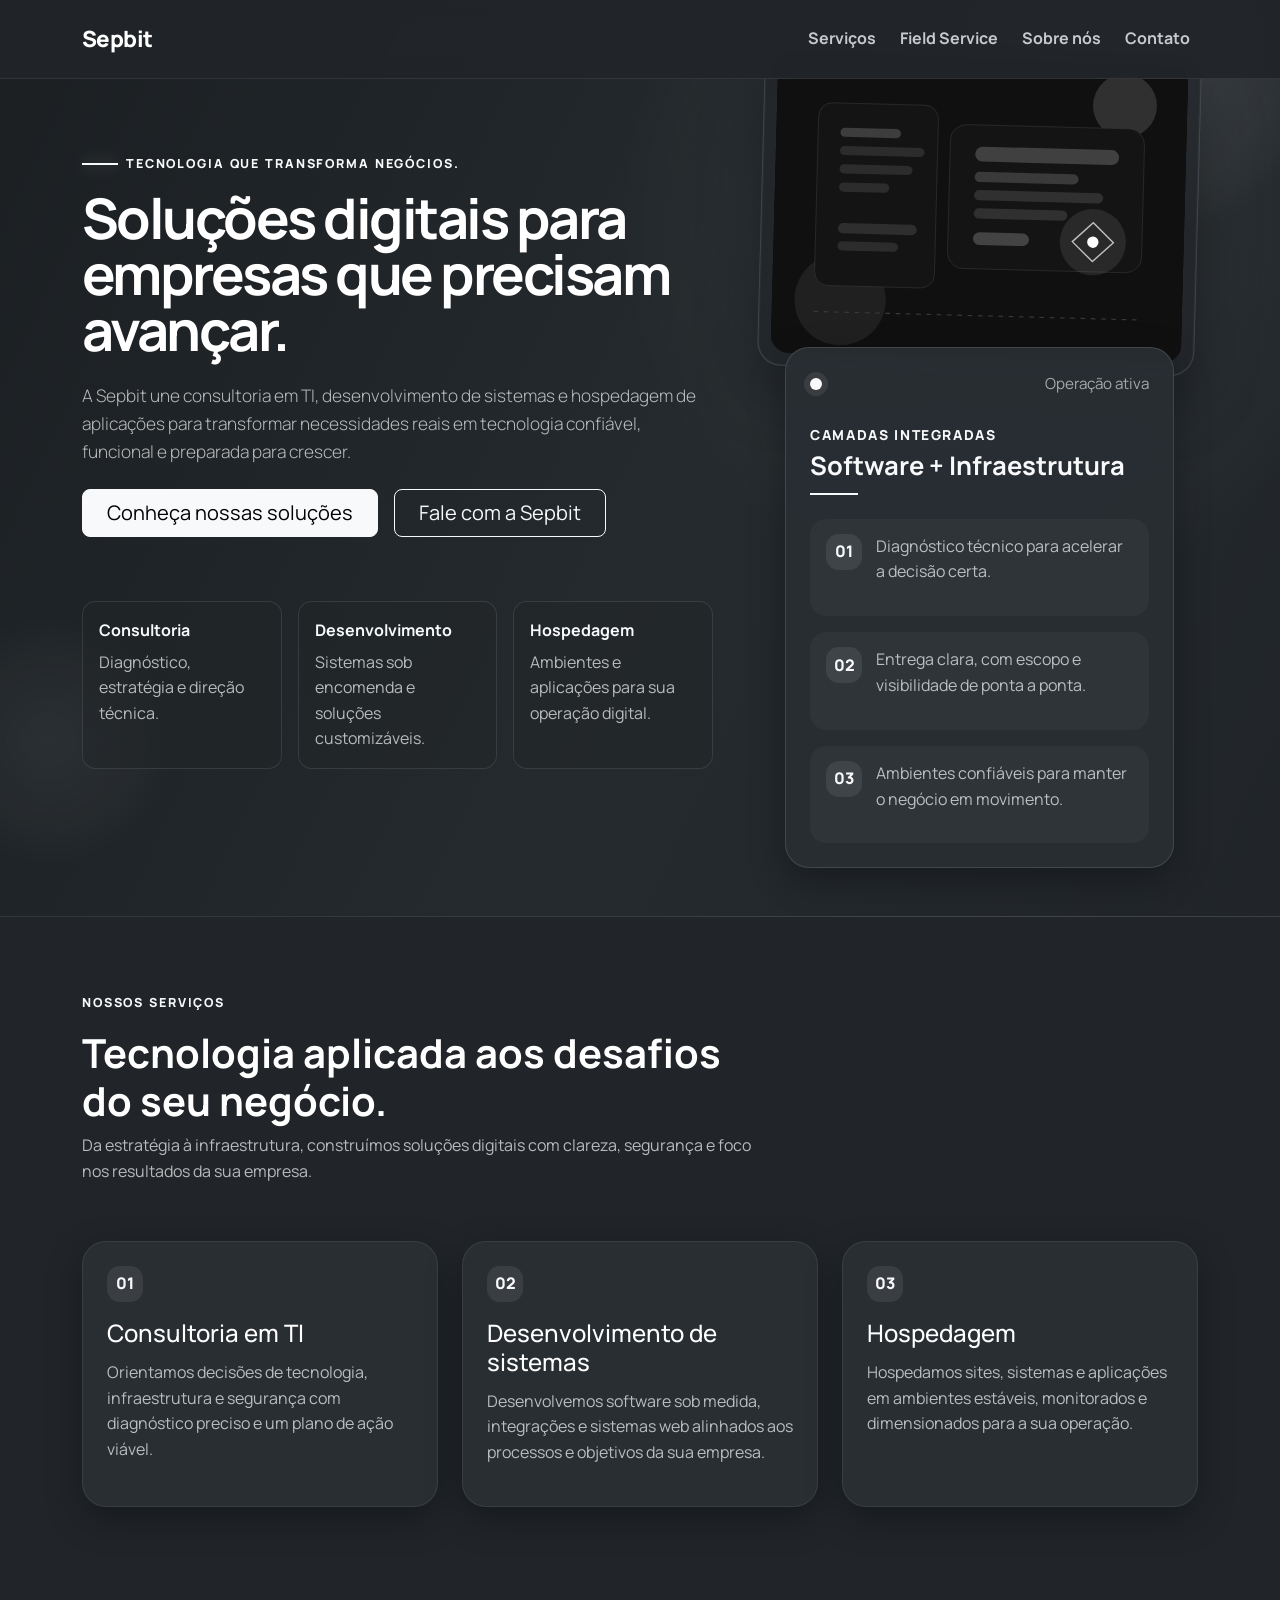
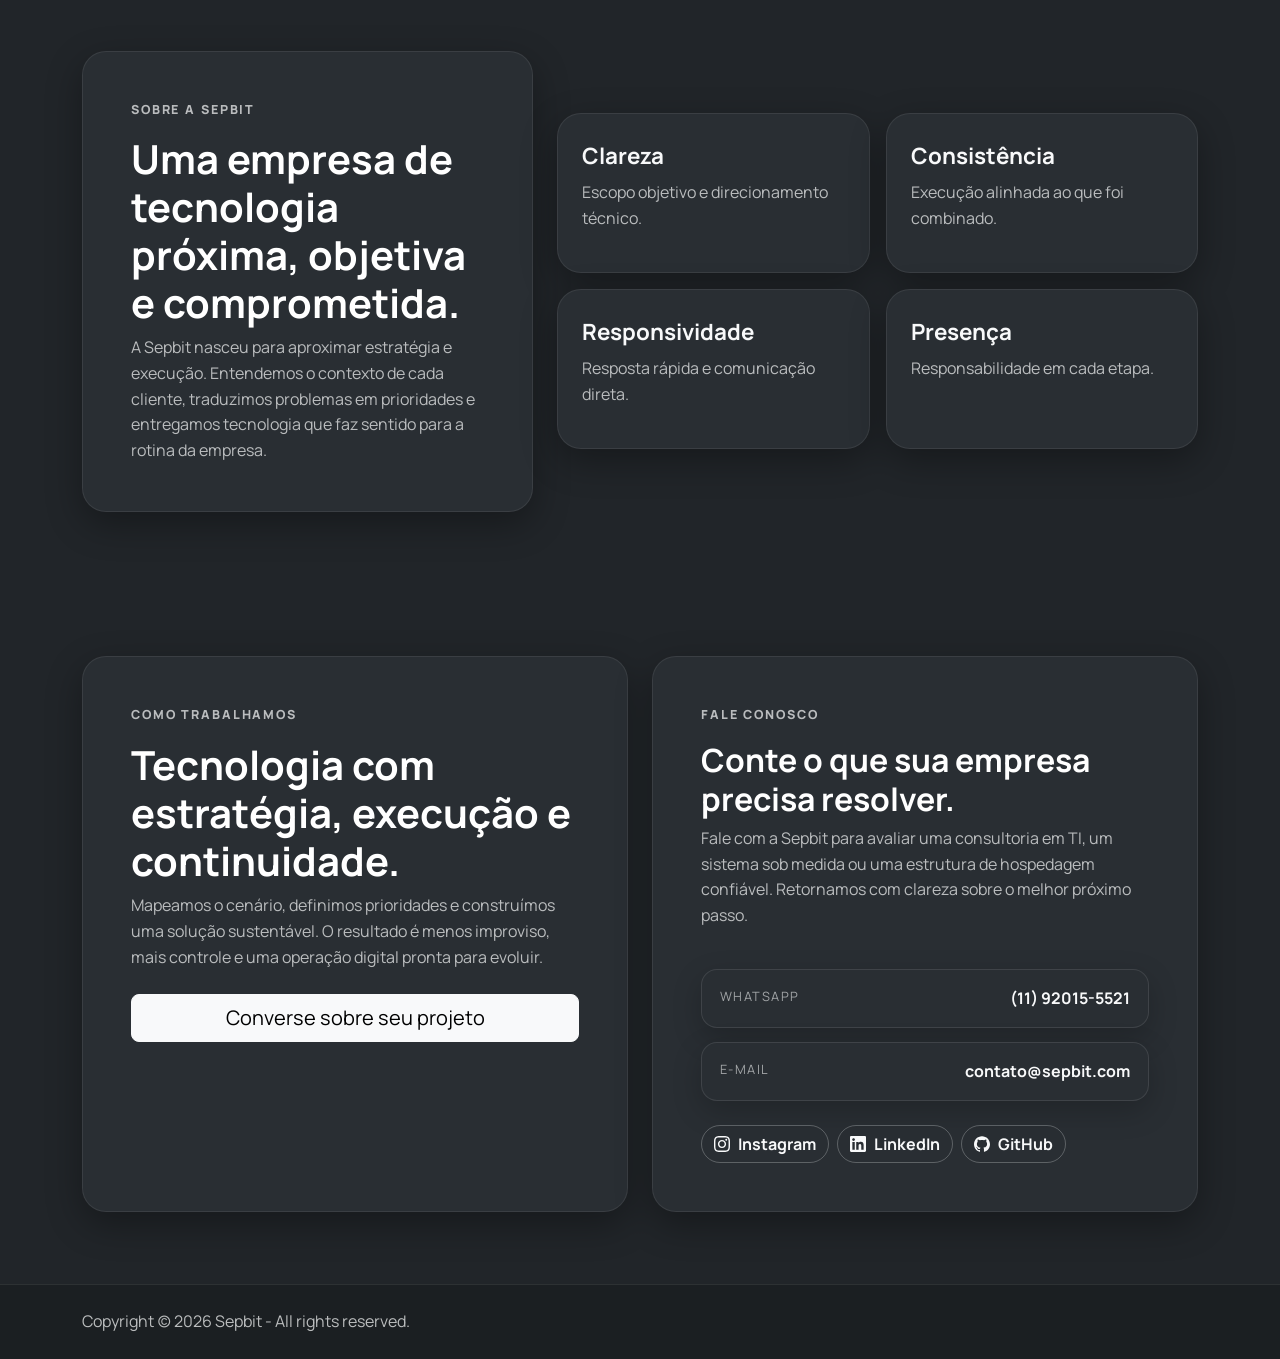
<file: index.html>
<!doctype html>
<html lang="pt-BR">
  <head>
    <meta charset="utf-8" />
    <meta name="viewport" content="width=device-width, initial-scale=1" />
    <meta name="description" content="A Sepbit oferece consultoria em TI, desenvolvimento de sistemas e hospedagem de aplicações para empresas que buscam tecnologia segura, estável e alinhada ao negócio." />
    <meta name="keywords" content="consultoria em TI, desenvolvimento de sistemas, software sob medida, hospedagem de sistemas, hospedagem de aplicações, tecnologia para empresas" />
    <meta property="og:title" content="Sepbit | Consultoria em TI e soluções digitais" />
    <meta property="og:description" content="Consultoria em TI, desenvolvimento de sistemas e hospedagem de aplicações para empresas." />
    <meta property="og:image" content="assets/img/home-hero.svg" />
    <title>Sepbit | Consultoria em TI e soluções digitais</title>
    <meta name="theme-color" content="#212529" />
    <link rel="preconnect" href="https://fonts.googleapis.com" />
    <link rel="preconnect" href="https://fonts.gstatic.com" crossorigin />
    <link href="https://fonts.googleapis.com/css2?family=Manrope:wght@400;500;600;700;800&display=swap" rel="stylesheet" />
    <link href="https://cdn.jsdelivr.net/npm/bootstrap@5.3.8/dist/css/bootstrap.min.css" rel="stylesheet" />
    <link rel="icon" href="assets/img/favicon.svg" type="image/svg+xml" />
    <link rel="stylesheet" href="assets/css/styles.css" />
  </head>
  <body>
    <a class="skip-link" href="#content">Ir para o conteúdo</a>

    <nav class="navbar navbar-expand-lg navbar-dark navbar-glass fixed-top">
      <div class="container py-2">
        <a class="navbar-brand brand-mark" href="./" aria-label="Sepbit, voltar para a home">
          <span class="brand-mark__text">Sepbit</span>
        </a>
        <button class="navbar-toggler" type="button" data-bs-toggle="collapse" data-bs-target="#mainNav" aria-controls="mainNav" aria-expanded="false" aria-label="Alternar navegação">
          <span class="navbar-toggler-icon"></span>
        </button>
        <div class="collapse navbar-collapse" id="mainNav">
          <ul class="navbar-nav ms-auto align-items-lg-center gap-lg-2">
            <li class="nav-item"><a class="nav-link" href="#services">Serviços</a></li>
            <li class="nav-item"><a class="nav-link" href="field-service/">Field Service</a></li>
            <li class="nav-item"><a class="nav-link" href="#about">Sobre nós</a></li>
            <li class="nav-item"><a class="nav-link" href="#contact">Contato</a></li>
          </ul>
        </div>
      </div>
    </nav>

    <main id="content">
      <section class="hero-section section-shell" aria-labelledby="home-hero-title">
        <div class="hero-orb hero-orb--one"></div>
        <div class="hero-orb hero-orb--two"></div>
        <div class="container position-relative">
          <div class="row align-items-center g-5 min-vh-100 py-5">
            <header class="col-lg-7 reveal">
              <p class="eyebrow">Tecnologia que transforma negócios.</p>
              <h1 id="home-hero-title" class="display-4 fw-bold lh-1 mb-4 text-white">Soluções digitais para empresas que precisam avançar.</h1>
              <p class="lead text-secondary-emphasis hero-copy mb-4">
                A Sepbit une consultoria em TI, desenvolvimento de sistemas e hospedagem de aplicações para transformar necessidades reais em tecnologia confiável, funcional e preparada para crescer.
              </p>
              <div class="d-flex flex-column flex-sm-row gap-3">
                <a class="btn btn-light btn-lg px-4" href="#services">Conheça nossas soluções</a>
                <a class="btn btn-outline-light btn-lg px-4" href="#contact">Fale com a Sepbit</a>
              </div>
              <div class="row g-3 hero-trust mt-5">
                <div class="col-sm-4">
                  <div class="hero-trust__item h-100">
                    <strong>Consultoria</strong>
                    <span>Diagnóstico, estratégia e direção técnica.</span>
                  </div>
                </div>
                <div class="col-sm-4">
                  <div class="hero-trust__item h-100">
                    <strong>Desenvolvimento</strong>
                    <span>Sistemas sob encomenda e soluções customizáveis.</span>
                  </div>
                </div>
                <div class="col-sm-4">
                  <div class="hero-trust__item h-100">
                    <strong>Hospedagem</strong>
                    <span>Ambientes e aplicações para sua operação digital.</span>
                  </div>
                </div>
              </div>
            </header>
            <div class="col-lg-5 reveal reveal-delay-1">
              <div class="hero-media-stack">
                <div class="hero-art-card">
                  <img src="assets/img/home-hero.svg" class="img-fluid" alt="Ilustração de consultoria em TI, software e infraestrutura digital da Sepbit" />
                </div>
                <div class="card hero-card p-4">
                  <div class="hero-card__top">
                    <span class="status-dot"></span>
                    <span>Operação ativa</span>
                  </div>
                  <div class="hero-card__metric">
                    <span>Camadas integradas</span>
                    <strong>Software + Infraestrutura</strong>
                  </div>
                  <div class="hero-card__list">
                    <div>
                      <span>01</span>
                      <p>Diagnóstico técnico para acelerar a decisão certa.</p>
                    </div>
                    <div>
                      <span>02</span>
                      <p>Entrega clara, com escopo e visibilidade de ponta a ponta.</p>
                    </div>
                    <div>
                      <span>03</span>
                      <p>Ambientes confiáveis para manter o negócio em movimento.</p>
                    </div>
                  </div>
                </div>
              </div>
            </div>
          </div>
        </div>
      </section>

      <section class="py-5 section-shell" id="services" aria-labelledby="services-title">
        <div class="container py-4">
          <div class="section-heading reveal">
            <p class="eyebrow">Nossos serviços</p>
            <h2 id="services-title" class="h1 text-white fw-bold">Tecnologia aplicada aos desafios do seu negócio.</h2>
            <p class="text-secondary-emphasis mb-0">Da estratégia à infraestrutura, construímos soluções digitais com clareza, segurança e foco nos resultados da sua empresa.</p>
          </div>

          <div class="row g-4 mt-1">
            <div class="col-md-4 reveal">
              <article class="card service-card h-100 p-4">
                <div class="service-icon">01</div>
                <h3 class="h4 text-white">Consultoria em TI</h3>
                <p>Orientamos decisões de tecnologia, infraestrutura e segurança com diagnóstico preciso e um plano de ação viável.</p>
              </article>
            </div>
            <div class="col-md-4 reveal reveal-delay-1">
              <article class="card service-card h-100 p-4">
                <div class="service-icon">02</div>
                <h3 class="h4 text-white">Desenvolvimento de sistemas</h3>
                <p>Desenvolvemos software sob medida, integrações e sistemas web alinhados aos processos e objetivos da sua empresa.</p>
              </article>
            </div>
            <div class="col-md-4 reveal reveal-delay-2">
              <article class="card service-card h-100 p-4">
                <div class="service-icon">03</div>
                <h3 class="h4 text-white">Hospedagem</h3>
                <p>Hospedamos sites, sistemas e aplicações em ambientes estáveis, monitorados e dimensionados para a sua operação.</p>
              </article>
            </div>
          </div>
        </div>
      </section>

      <section class="py-5" id="about" aria-labelledby="about-title">
        <div class="container py-4">
          <div class="row align-items-center g-4">
            <div class="col-lg-5 reveal">
              <div class="card about-panel p-4 p-lg-5">
                <p class="eyebrow">Sobre a Sepbit</p>
                <h2 id="about-title" class="h1 text-white fw-bold">Uma empresa de tecnologia próxima, objetiva e comprometida.</h2>
                <p class="text-secondary-emphasis mb-0">A Sepbit nasceu para aproximar estratégia e execução. Entendemos o contexto de cada cliente, traduzimos problemas em prioridades e entregamos tecnologia que faz sentido para a rotina da empresa.</p>
              </div>
            </div>
            <div class="col-lg-7 reveal reveal-delay-1">
              <div class="row g-3">
                <div class="col-lg-6">
                  <div class="card metric-card p-4">
                    <strong>Clareza</strong>
                    <span>Escopo objetivo e direcionamento técnico.</span>
                  </div>
                </div>
                <div class="col-lg-6">
                  <div class="card metric-card p-4">
                    <strong>Consistência</strong>
                    <span>Execução alinhada ao que foi combinado.</span>
                  </div>
                </div>
                <div class="col-lg-6">
                  <div class="card metric-card p-4">
                    <strong>Responsividade</strong>
                    <span>Resposta rápida e comunicação direta.</span>
                  </div>
                </div>
                <div class="col-lg-6">
                  <div class="card metric-card p-4">
                    <strong>Presença</strong>
                    <span>Responsabilidade em cada etapa.</span>
                  </div>
                </div>
              </div>
            </div>
          </div>
        </div>
      </section>

      <section class="py-5 section-shell" aria-labelledby="process-title">
        <div class="container py-4">
          <div class="row g-4 align-items-stretch">
            <div class="col-lg-6 reveal">
              <div class="card cta-panel h-100 p-4 p-lg-5">
                <p class="eyebrow">Como trabalhamos</p>
                <h2 id="process-title" class="h1 text-white fw-bold">Tecnologia com estratégia, execução e continuidade.</h2>
                <p class="text-secondary-emphasis mb-4">Mapeamos o cenário, definimos prioridades e construímos uma solução sustentável. O resultado é menos improviso, mais controle e uma operação digital pronta para evoluir.</p>
                <a class="btn btn-light btn-lg px-4" href="#contact">Converse sobre seu projeto</a>
              </div>
            </div>
            <div class="col-lg-6 reveal reveal-delay-1" id="contact" aria-labelledby="contact-title">
              <div class="card contact-panel h-100 p-4 p-lg-5">
                <p class="eyebrow">Fale conosco</p>
                <h2 id="contact-title" class="h2 text-white fw-bold">Conte o que sua empresa precisa resolver.</h2>
                <p class="text-secondary-emphasis">Fale com a Sepbit para avaliar uma consultoria em TI, um sistema sob medida ou uma estrutura de hospedagem confiável. Retornamos com clareza sobre o melhor próximo passo.</p>

                <div class="contact-list mt-4">
                  <a class="contact-link" href="https://wa.me/5511920155521" target="_blank" rel="noreferrer">
                    <span>WhatsApp</span>
                    <strong>(11) 92015-5521</strong>
                  </a>
                  <a class="contact-link" href="mailto:contato@sepbit.com">
                    <span>E-mail</span>
                    <strong>contato@sepbit.com</strong>
                  </a>
                </div>

                <div class="d-flex flex-wrap gap-2 mt-4">
                  <a class="btn btn-outline-light rounded-pill contact-pill d-inline-flex align-items-center gap-2" href="https://www.instagram.com/sepbit" target="_blank" rel="noreferrer">
                    <svg xmlns="http://www.w3.org/2000/svg" width="16" height="16" fill="currentColor" viewBox="0 0 24 24" aria-hidden="true" focusable="false"><path d="M12 0C8.74 0 8.333.015 7.053.072 5.775.132 4.905.333 4.14.63c-.789.306-1.459.717-2.126 1.384S.935 3.35.63 4.14C.333 4.905.131 5.775.072 7.053.012 8.333 0 8.74 0 12s.015 3.667.072 4.947c.06 1.277.261 2.148.558 2.913.306.788.717 1.459 1.384 2.126.667.666 1.336 1.079 2.126 1.384.766.296 1.636.499 2.913.558C8.333 23.988 8.74 24 12 24s3.667-.015 4.947-.072c1.277-.06 2.148-.262 2.913-.558.788-.306 1.459-.718 2.126-1.384.666-.667 1.079-1.335 1.384-2.126.296-.765.499-1.636.558-2.913.06-1.28.072-1.687.072-4.947s-.015-3.667-.072-4.947c-.06-1.277-.262-2.149-.558-2.913-.306-.789-.718-1.459-1.384-2.126C21.319 1.347 20.651.935 19.86.63c-.765-.297-1.636-.499-2.913-.558C15.667.012 15.26 0 12 0zm0 2.16c3.203 0 3.585.016 4.85.071 1.17.055 1.805.249 2.227.415.562.217.96.477 1.382.896.419.42.679.819.896 1.381.164.422.36 1.057.413 2.227.057 1.266.07 1.646.07 4.85s-.015 3.585-.074 4.85c-.061 1.17-.256 1.805-.421 2.227-.224.562-.479.96-.899 1.382-.419.419-.824.679-1.38.896-.42.164-1.065.36-2.235.413-1.274.057-1.649.07-4.859.07-3.211 0-3.586-.015-4.859-.074-1.171-.061-1.816-.256-2.236-.421-.569-.224-.96-.479-1.379-.899-.421-.419-.69-.824-.9-1.38-.165-.42-.359-1.065-.42-2.235-.045-1.26-.061-1.649-.061-4.844 0-3.196.016-3.586.061-4.861.061-1.17.255-1.814.42-2.234.21-.57.479-.96.9-1.381.419-.419.81-.689 1.379-.898.42-.166 1.051-.361 2.221-.421 1.275-.045 1.65-.06 4.859-.06zm0 3.678c-3.405 0-6.162 2.76-6.162 6.162 0 3.405 2.76 6.162 6.162 6.162 3.405 0 6.162-2.76 6.162-6.162 0-3.405-2.76-6.162-6.162-6.162zM12 16c-2.21 0-4-1.79-4-4s1.79-4 4-4 4 1.79 4 4-1.79 4-4 4zm7.846-10.405c0 .795-.646 1.44-1.44 1.44-.795 0-1.44-.646-1.44-1.44 0-.794.646-1.439 1.44-1.439.793-.001 1.44.645 1.44 1.439z"/></svg>
                    Instagram
                  </a>
                  <a class="btn btn-outline-light rounded-pill contact-pill d-inline-flex align-items-center gap-2" href="https://www.linkedin.com/company/sepbit/" target="_blank" rel="noreferrer">
                    <svg xmlns="http://www.w3.org/2000/svg" width="16" height="16" fill="currentColor" viewBox="0 0 24 24" aria-hidden="true" focusable="false"><path d="M20.447 20.452h-3.554v-5.569c0-1.328-.027-3.037-1.852-3.037-1.853 0-2.136 1.445-2.136 2.939v5.667H9.351V9h3.414v1.561h.046c.477-.9 1.637-1.85 3.37-1.85 3.601 0 4.267 2.37 4.267 5.455v6.286zM5.337 7.433c-1.144 0-2.063-.926-2.063-2.065 0-1.138.92-2.063 2.063-2.063 1.14 0 2.064.925 2.064 2.063 0 1.139-.925 2.065-2.064 2.065zm1.782 13.019H3.555V9h3.564v11.452zM22.225 0H1.771C.792 0 0 .774 0 1.729v20.542C0 23.227.792 24 1.771 24h20.451C23.2 24 24 23.227 24 22.271V1.729C24 .774 23.2 0 22.222 0h.003z"/></svg>
                    LinkedIn
                  </a>
                  <a class="btn btn-outline-light rounded-pill contact-pill d-inline-flex align-items-center gap-2" href="https://github.com/sepbit" target="_blank" rel="noreferrer">
                    <svg xmlns="http://www.w3.org/2000/svg" width="16" height="16" fill="currentColor" viewBox="0 0 24 24" aria-hidden="true" focusable="false"><path d="M12 .297c-6.63 0-12 5.373-12 12 0 5.303 3.438 9.8 8.205 11.385.6.113.82-.258.82-.577 0-.285-.01-1.04-.015-2.04-3.338.724-4.042-1.61-4.042-1.61C4.422 18.07 3.633 17.7 3.633 17.7c-1.087-.744.084-.729.084-.729 1.205.084 1.838 1.236 1.838 1.236 1.07 1.835 2.809 1.305 3.495.998.108-.776.417-1.305.76-1.605-2.665-.3-5.466-1.332-5.466-5.93 0-1.31.465-2.38 1.235-3.22-.135-.303-.54-1.523.105-3.176 0 0 1.005-.322 3.3 1.23.96-.267 1.98-.399 3-.405 1.02.006 2.04.138 3 .405 2.28-1.552 3.285-1.23 3.285-1.23.645 1.653.24 2.873.12 3.176.765.84 1.23 1.91 1.23 3.22 0 4.61-2.805 5.625-5.475 5.92.42.36.81 1.096.81 2.22 0 1.606-.015 2.896-.015 3.286 0 .315.21.69.825.57C20.565 22.092 24 17.592 24 12.297c0-6.627-5.373-12-12-12"/></svg>
                    GitHub
                  </a>
                </div>
              </div>
            </div>
          </div>
        </div>
      </section>
    </main>

    <footer class="footer-bar">
      <div class="container d-flex flex-column flex-md-row gap-3 justify-content-between align-items-md-center py-4">
        <span>Copyright (c) <span data-year></span> Sepbit - All rights reserved.</span>
      </div>
    </footer>

    <script src="https://cdn.jsdelivr.net/npm/bootstrap@5.3.8/dist/js/bootstrap.bundle.min.js"></script>
    <script src="assets/js/main.js"></script>
  </body>
</html>
</file>
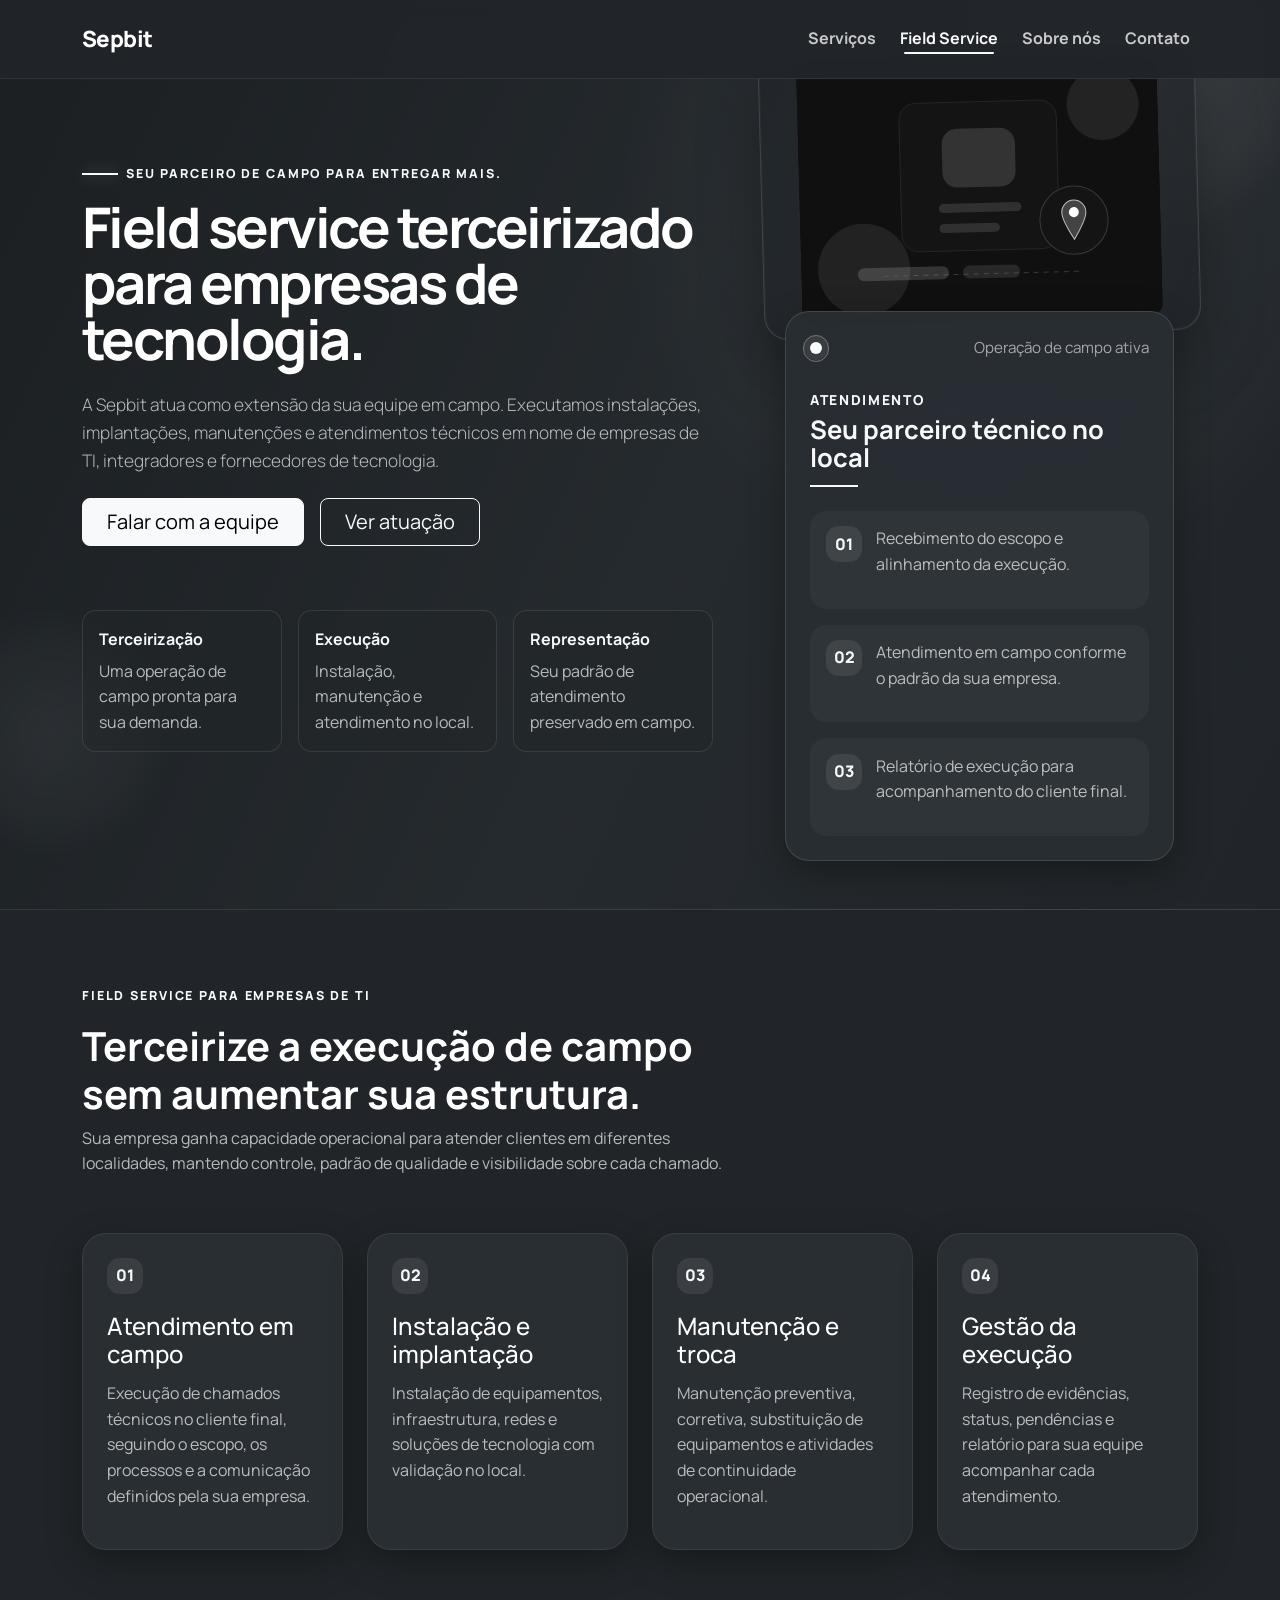
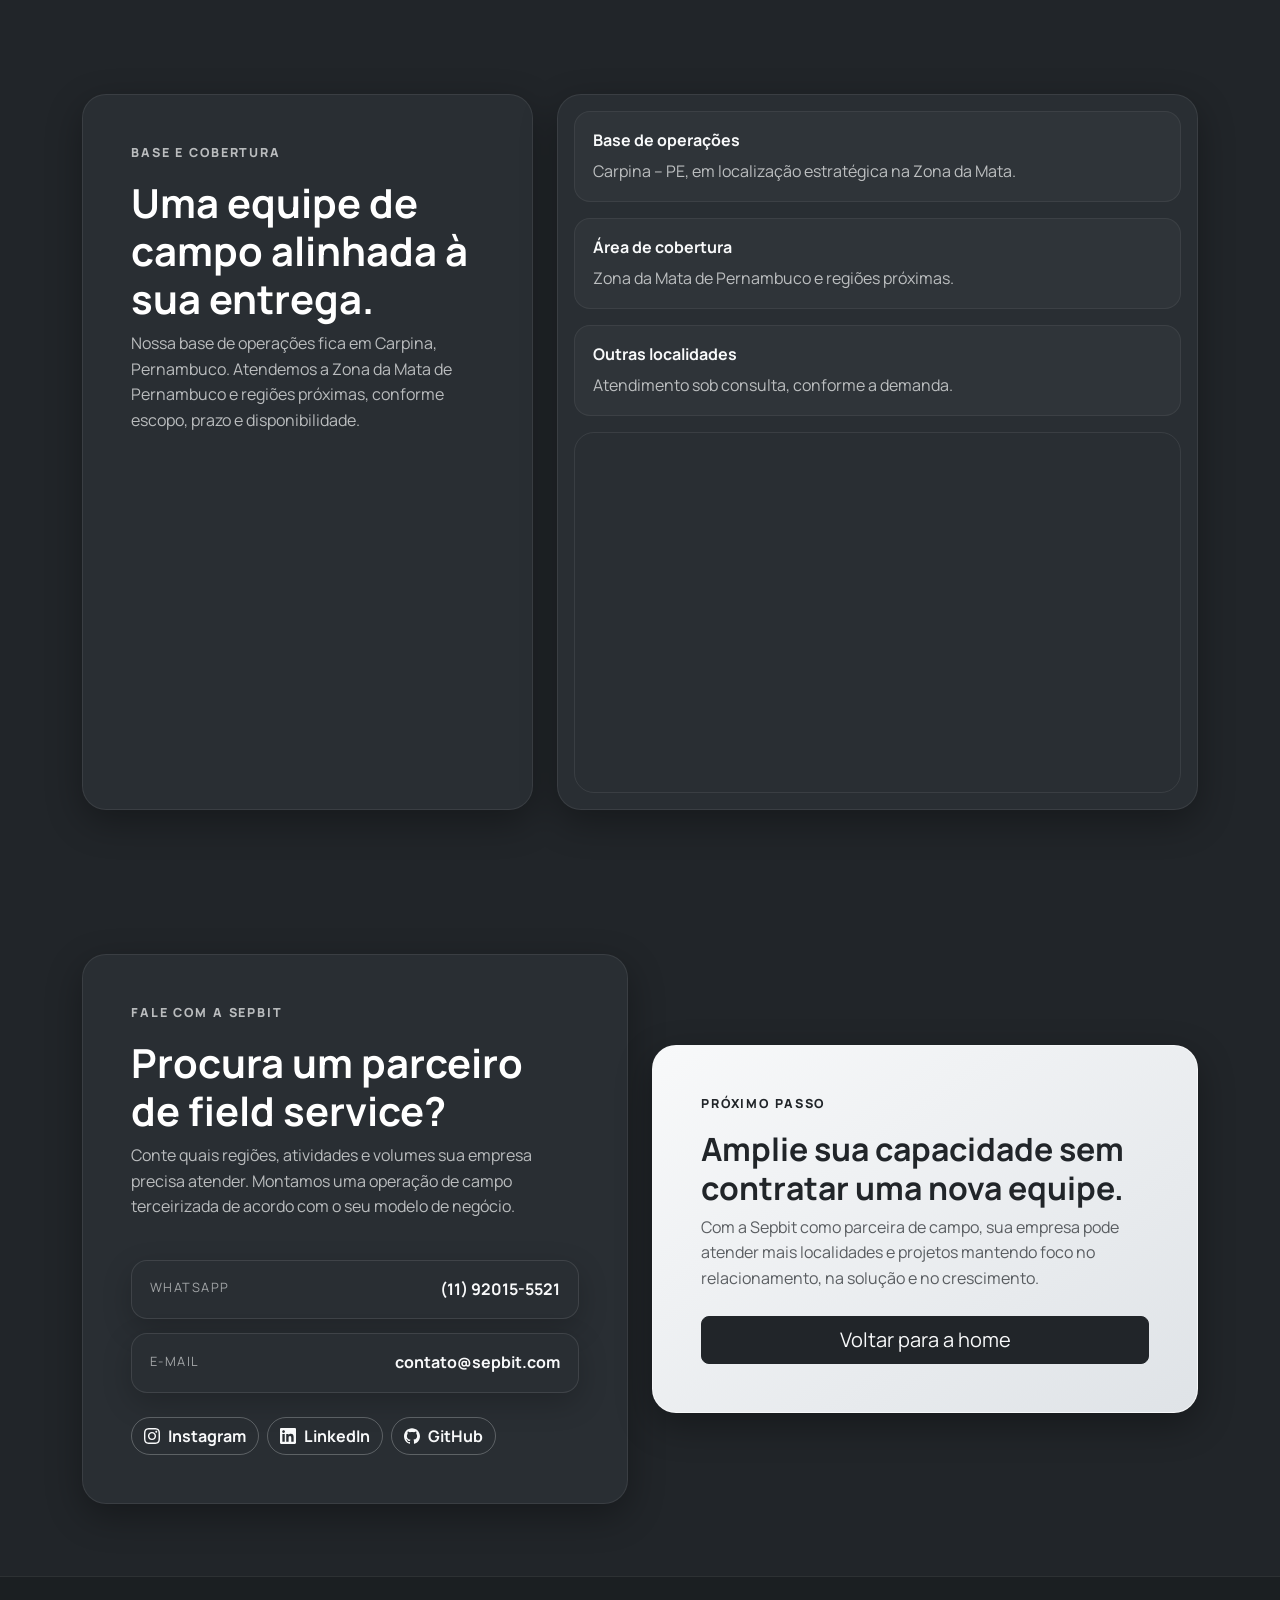
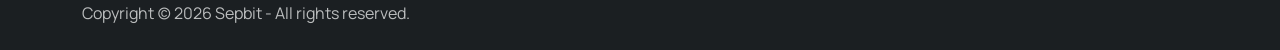
<file: field-service/index.html>
<!doctype html>
<html lang="pt-BR">
  <head>
    <meta charset="utf-8" />
    <meta name="viewport" content="width=device-width, initial-scale=1" />
    <meta name="description" content="A Sepbit é parceira de field service terceirizado para empresas de tecnologia, com equipes de campo para instalações, manutenções e atendimentos técnicos em todo o ciclo da operação." />
    <meta name="keywords" content="field service terceirizado, parceiro de campo, terceirização de field service, atendimento técnico em campo, operação de campo para empresas de TI, instalação técnica" />
    <meta property="og:title" content="Sepbit | Field service terceirizado e parceiro de campo" />
    <meta property="og:description" content="Terceirize sua operação de campo com a Sepbit: instalações, manutenções e atendimentos técnicos para empresas de tecnologia." />
    <meta property="og:image" content="../assets/img/field-service.svg" />
    <title>Sepbit | Field service terceirizado e parceiro de campo</title>
    <meta name="theme-color" content="#212529" />
    <link rel="preconnect" href="https://fonts.googleapis.com" />
    <link rel="preconnect" href="https://fonts.gstatic.com" crossorigin />
    <link href="https://fonts.googleapis.com/css2?family=Manrope:wght@400;500;600;700;800&display=swap" rel="stylesheet" />
    <link href="https://cdn.jsdelivr.net/npm/bootstrap@5.3.8/dist/css/bootstrap.min.css" rel="stylesheet" />
    <link rel="icon" href="../assets/img/favicon.svg" type="image/svg+xml" />
    <link rel="stylesheet" href="../assets/css/styles.css" />
  </head>
  <body>
    <a class="skip-link" href="#content">Ir para o conteúdo</a>

    <nav class="navbar navbar-expand-lg navbar-dark navbar-glass fixed-top">
      <div class="container py-2">
        <a class="navbar-brand brand-mark" href="../index.html" aria-label="Sepbit, voltar para a home">
          <span class="brand-mark__text">Sepbit</span>
        </a>
        <button class="navbar-toggler" type="button" data-bs-toggle="collapse" data-bs-target="#mainNav" aria-controls="mainNav" aria-expanded="false" aria-label="Alternar navegação">
          <span class="navbar-toggler-icon"></span>
        </button>
        <div class="collapse navbar-collapse" id="mainNav">
          <ul class="navbar-nav ms-auto align-items-lg-center gap-lg-2">
            <li class="nav-item"><a class="nav-link" href="../index.html#services">Serviços</a></li>
            <li class="nav-item"><a class="nav-link active" aria-current="page" href="./">Field Service</a></li>
            <li class="nav-item"><a class="nav-link" href="../index.html#about">Sobre nós</a></li>
            <li class="nav-item"><a class="nav-link" href="#contact">Contato</a></li>
          </ul>
        </div>
      </div>
    </nav>

    <main id="content">
      <section class="hero-section hero-section--lp section-shell" aria-labelledby="field-hero-title">
        <div class="hero-orb hero-orb--one"></div>
        <div class="hero-orb hero-orb--two"></div>
        <div class="container position-relative">
          <div class="row align-items-center g-5 min-vh-100 py-5">
            <header class="col-lg-7 reveal">
              <p class="eyebrow">Seu parceiro de campo para entregar mais.</p>
              <h1 id="field-hero-title" class="display-4 fw-bold lh-1 mb-4 text-white">Field service terceirizado para empresas de tecnologia.</h1>
              <p class="lead text-secondary-emphasis hero-copy mb-4">
                A Sepbit atua como extensão da sua equipe em campo. Executamos instalações, implantações, manutenções e atendimentos técnicos em nome de empresas de TI, integradores e fornecedores de tecnologia.
              </p>
              <div class="d-flex flex-column flex-sm-row gap-3">
                <a class="btn btn-light btn-lg px-4" href="#contact">Falar com a equipe</a>
                <a class="btn btn-outline-light btn-lg px-4" href="#coverage">Ver atuação</a>
              </div>
              <div class="row g-3 hero-trust mt-5">
                <div class="col-sm-4">
                  <div class="hero-trust__item h-100">
                    <strong>Terceirização</strong>
                    <span>Uma operação de campo pronta para sua demanda.</span>
                  </div>
                </div>
                <div class="col-sm-4">
                  <div class="hero-trust__item h-100">
                    <strong>Execução</strong>
                    <span>Instalação, manutenção e atendimento no local.</span>
                  </div>
                </div>
                <div class="col-sm-4">
                  <div class="hero-trust__item h-100">
                    <strong>Representação</strong>
                    <span>Seu padrão de atendimento preservado em campo.</span>
                  </div>
                </div>
              </div>
            </header>
            <div class="col-lg-5 reveal reveal-delay-1">
              <div class="hero-media-stack">
                <div class="hero-art-card hero-art-card--field">
                  <img src="../assets/img/field-service.svg" class="img-fluid" alt="Ilustração de operação de field service terceirizado com técnico em campo" />
                </div>
                <div class="card hero-card p-4 hero-card--lp">
                  <div class="hero-card__top">
                    <span class="status-dot status-dot--pulse"></span>
                    <span>Operação de campo ativa</span>
                  </div>
                  <div class="hero-card__metric">
                    <span>Atendimento</span>
                    <strong>Seu parceiro técnico no local</strong>
                  </div>
                  <div class="hero-card__list">
                    <div>
                      <span>01</span>
                      <p>Recebimento do escopo e alinhamento da execução.</p>
                    </div>
                    <div>
                      <span>02</span>
                      <p>Atendimento em campo conforme o padrão da sua empresa.</p>
                    </div>
                    <div>
                      <span>03</span>
                      <p>Relatório de execução para acompanhamento do cliente final.</p>
                    </div>
                  </div>
                </div>
              </div>
            </div>
          </div>
        </div>
      </section>

      <section class="py-5" id="services" aria-labelledby="field-services-title">
        <div class="container py-4">
          <div class="section-heading reveal">
            <p class="eyebrow">Field service para empresas de TI</p>
            <h2 id="field-services-title" class="h1 text-white fw-bold">Terceirize a execução de campo sem aumentar sua estrutura.</h2>
            <p class="text-secondary-emphasis mb-0">Sua empresa ganha capacidade operacional para atender clientes em diferentes localidades, mantendo controle, padrão de qualidade e visibilidade sobre cada chamado.</p>
          </div>

          <div class="row g-4 mt-1">
            <div class="col-md-6 col-xl-3 reveal">
              <article class="card service-card h-100 p-4">
                <div class="service-icon">01</div>
                <h3 class="h4 text-white">Atendimento em campo</h3>
                <p>Execução de chamados técnicos no cliente final, seguindo o escopo, os processos e a comunicação definidos pela sua empresa.</p>
              </article>
            </div>
            <div class="col-md-6 col-xl-3 reveal reveal-delay-1">
              <article class="card service-card h-100 p-4">
                <div class="service-icon">02</div>
                <h3 class="h4 text-white">Instalação e implantação</h3>
                <p>Instalação de equipamentos, infraestrutura, redes e soluções de tecnologia com validação no local.</p>
              </article>
            </div>
            <div class="col-md-6 col-xl-3 reveal reveal-delay-2">
              <article class="card service-card h-100 p-4">
                <div class="service-icon">03</div>
                <h3 class="h4 text-white">Manutenção e troca</h3>
                <p>Manutenção preventiva, corretiva, substituição de equipamentos e atividades de continuidade operacional.</p>
              </article>
            </div>
            <div class="col-md-6 col-xl-3 reveal reveal-delay-3">
              <article class="card service-card h-100 p-4">
                <div class="service-icon">04</div>
                <h3 class="h4 text-white">Gestão da execução</h3>
                <p>Registro de evidências, status, pendências e relatório para sua equipe acompanhar cada atendimento.</p>
              </article>
            </div>
          </div>
        </div>
      </section>

      <section class="py-5 section-shell" id="coverage" aria-labelledby="coverage-title">
        <div class="container py-4">
          <div class="row g-4 align-items-stretch">
            <div class="col-lg-5 reveal">
              <div class="card cta-panel h-100 p-4 p-lg-5">
                <p class="eyebrow">Base e cobertura</p>
                <h2 id="coverage-title" class="h1 text-white fw-bold">Uma equipe de campo alinhada à sua entrega.</h2>
                <p class="text-secondary-emphasis mb-0">Nossa base de operações fica em Carpina, Pernambuco. Atendemos a Zona da Mata de Pernambuco e regiões próximas, conforme escopo, prazo e disponibilidade.</p>
              </div>
            </div>
            <div class="col-lg-7 reveal reveal-delay-1">
              <div class="card coverage-panel h-100 p-3 d-flex flex-column gap-3">
                <div class="coverage-list">
                  <div>
                    <strong>Base de operações</strong>
                    <span>Carpina – PE, em localização estratégica na Zona da Mata.</span>
                  </div>
                  <div>
                    <strong>Área de cobertura</strong>
                    <span>Zona da Mata de Pernambuco e regiões próximas.</span>
                  </div>
                  <div>
                    <strong>Outras localidades</strong>
                    <span>Atendimento sob consulta, conforme a demanda.</span>
                  </div>
                </div>
                <div class="map-frame" aria-label="Mapa da base de operações da Sepbit em Carpina, Pernambuco">
                  <iframe
                    title="Mapa da base de operações da Sepbit em Carpina, Pernambuco"
                    src="https://www.google.com/maps?q=Carpina,+Pernambuco&amp;output=embed"
                    loading="lazy"
                    referrerpolicy="no-referrer-when-downgrade"></iframe>
                </div>
              </div>
            </div>
          </div>
        </div>
      </section>

      <section class="py-5" id="contact" aria-labelledby="field-contact-title">
        <div class="container py-4">
          <div class="row g-4 align-items-center">
            <div class="col-lg-6 reveal">
              <div class="card contact-panel h-100 p-4 p-lg-5">
                <p class="eyebrow">Fale com a Sepbit</p>
                <h2 id="field-contact-title" class="h1 text-white fw-bold">Procura um parceiro de field service?</h2>
                <p class="text-secondary-emphasis">Conte quais regiões, atividades e volumes sua empresa precisa atender. Montamos uma operação de campo terceirizada de acordo com o seu modelo de negócio.</p>

                <div class="contact-list mt-4">
                  <a class="contact-link" href="https://wa.me/5511920155521" target="_blank" rel="noreferrer">
                    <span>WhatsApp</span>
                    <strong>(11) 92015-5521</strong>
                  </a>
                  <a class="contact-link" href="mailto:contato@sepbit.com">
                    <span>E-mail</span>
                    <strong>contato@sepbit.com</strong>
                  </a>
                </div>

                <div class="d-flex flex-wrap gap-2 mt-4">
                  <a class="btn btn-outline-light rounded-pill contact-pill d-inline-flex align-items-center gap-2" href="https://www.instagram.com/sepbit" target="_blank" rel="noreferrer">
                    <svg xmlns="http://www.w3.org/2000/svg" width="16" height="16" fill="currentColor" viewBox="0 0 24 24" aria-hidden="true" focusable="false"><path d="M12 0C8.74 0 8.333.015 7.053.072 5.775.132 4.905.333 4.14.63c-.789.306-1.459.717-2.126 1.384S.935 3.35.63 4.14C.333 4.905.131 5.775.072 7.053.012 8.333 0 8.74 0 12s.015 3.667.072 4.947c.06 1.277.261 2.148.558 2.913.306.788.717 1.459 1.384 2.126.667.666 1.336 1.079 2.126 1.384.766.296 1.636.499 2.913.558C8.333 23.988 8.74 24 12 24s3.667-.015 4.947-.072c1.277-.06 2.148-.262 2.913-.558.788-.306 1.459-.718 2.126-1.384.666-.667 1.079-1.335 1.384-2.126.296-.765.499-1.636.558-2.913.06-1.28.072-1.687.072-4.947s-.015-3.667-.072-4.947c-.06-1.277-.262-2.149-.558-2.913-.306-.789-.718-1.459-1.384-2.126C21.319 1.347 20.651.935 19.86.63c-.765-.297-1.636-.499-2.913-.558C15.667.012 15.26 0 12 0zm0 2.16c3.203 0 3.585.016 4.85.071 1.17.055 1.805.249 2.227.415.562.217.96.477 1.382.896.419.42.679.819.896 1.381.164.422.36 1.057.413 2.227.057 1.266.07 1.646.07 4.85s-.015 3.585-.074 4.85c-.061 1.17-.256 1.805-.421 2.227-.224.562-.479.96-.899 1.382-.419.419-.824.679-1.38.896-.42.164-1.065.36-2.235.413-1.274.057-1.649.07-4.859.07-3.211 0-3.586-.015-4.859-.074-1.171-.061-1.816-.256-2.236-.421-.569-.224-.96-.479-1.379-.899-.421-.419-.69-.824-.9-1.38-.165-.42-.359-1.065-.42-2.235-.045-1.26-.061-1.649-.061-4.844 0-3.196.016-3.586.061-4.861.061-1.17.255-1.814.42-2.234.21-.57.479-.96.9-1.381.419-.419.81-.689 1.379-.898.42-.166 1.051-.361 2.221-.421 1.275-.045 1.65-.06 4.859-.06zm0 3.678c-3.405 0-6.162 2.76-6.162 6.162 0 3.405 2.76 6.162 6.162 6.162 3.405 0 6.162-2.76 6.162-6.162 0-3.405-2.76-6.162-6.162-6.162zM12 16c-2.21 0-4-1.79-4-4s1.79-4 4-4 4 1.79 4 4-1.79 4-4 4zm7.846-10.405c0 .795-.646 1.44-1.44 1.44-.795 0-1.44-.646-1.44-1.44 0-.794.646-1.439 1.44-1.439.793-.001 1.44.645 1.44 1.439z"/></svg>
                    Instagram
                  </a>
                  <a class="btn btn-outline-light rounded-pill contact-pill d-inline-flex align-items-center gap-2" href="https://www.linkedin.com/company/sepbit/" target="_blank" rel="noreferrer">
                    <svg xmlns="http://www.w3.org/2000/svg" width="16" height="16" fill="currentColor" viewBox="0 0 24 24" aria-hidden="true" focusable="false"><path d="M20.447 20.452h-3.554v-5.569c0-1.328-.027-3.037-1.852-3.037-1.853 0-2.136 1.445-2.136 2.939v5.667H9.351V9h3.414v1.561h.046c.477-.9 1.637-1.85 3.37-1.85 3.601 0 4.267 2.37 4.267 5.455v6.286zM5.337 7.433c-1.144 0-2.063-.926-2.063-2.065 0-1.138.92-2.063 2.063-2.063 1.14 0 2.064.925 2.064 2.063 0 1.139-.925 2.065-2.064 2.065zm1.782 13.019H3.555V9h3.564v11.452zM22.225 0H1.771C.792 0 0 .774 0 1.729v20.542C0 23.227.792 24 1.771 24h20.451C23.2 24 24 23.227 24 22.271V1.729C24 .774 23.2 0 22.222 0h.003z"/></svg>
                    LinkedIn
                  </a>
                  <a class="btn btn-outline-light rounded-pill contact-pill d-inline-flex align-items-center gap-2" href="https://github.com/sepbit" target="_blank" rel="noreferrer">
                    <svg xmlns="http://www.w3.org/2000/svg" width="16" height="16" fill="currentColor" viewBox="0 0 24 24" aria-hidden="true" focusable="false"><path d="M12 .297c-6.63 0-12 5.373-12 12 0 5.303 3.438 9.8 8.205 11.385.6.113.82-.258.82-.577 0-.285-.01-1.04-.015-2.04-3.338.724-4.042-1.61-4.042-1.61C4.422 18.07 3.633 17.7 3.633 17.7c-1.087-.744.084-.729.084-.729 1.205.084 1.838 1.236 1.838 1.236 1.07 1.835 2.809 1.305 3.495.998.108-.776.417-1.305.76-1.605-2.665-.3-5.466-1.332-5.466-5.93 0-1.31.465-2.38 1.235-3.22-.135-.303-.54-1.523.105-3.176 0 0 1.005-.322 3.3 1.23.96-.267 1.98-.399 3-.405 1.02.006 2.04.138 3 .405 2.28-1.552 3.285-1.23 3.285-1.23.645 1.653.24 2.873.12 3.176.765.84 1.23 1.91 1.23 3.22 0 4.61-2.805 5.625-5.475 5.92.42.36.81 1.096.81 2.22 0 1.606-.015 2.896-.015 3.286 0 .315.21.69.825.57C20.565 22.092 24 17.592 24 12.297c0-6.627-5.373-12-12-12"/></svg>
                    GitHub
                  </a>
                </div>
              </div>
            </div>
            <div class="col-lg-6 reveal reveal-delay-1">
              <div class="card contact-panel contact-panel--accent h-100 p-4 p-lg-5">
                <p class="eyebrow">Próximo passo</p>
                <h2 class="h2 text-white fw-bold">Amplie sua capacidade sem contratar uma nova equipe.</h2>
                <p class="text-secondary-emphasis mb-4">Com a Sepbit como parceira de campo, sua empresa pode atender mais localidades e projetos mantendo foco no relacionamento, na solução e no crescimento.</p>
                <a class="btn btn-light btn-lg px-4" href="../index.html">Voltar para a home</a>
              </div>
            </div>
          </div>
        </div>
      </section>
    </main>

    <footer class="footer-bar">
      <div class="container d-flex flex-column flex-md-row gap-3 justify-content-between align-items-md-center py-4">
        <span>Copyright (c) <span data-year></span> Sepbit - All rights reserved.</span>
      </div>
    </footer>

    <script src="https://cdn.jsdelivr.net/npm/bootstrap@5.3.8/dist/js/bootstrap.bundle.min.js"></script>
    <script src="../assets/js/main.js"></script>
  </body>
</html>
</file>
<file: assets/css/styles.css>
:root {
  --sepbit-bg: #212529;
  --sepbit-bg-soft: #1b1f22;
  --sepbit-surface: #292e33;
  --sepbit-hero: #1b1f22;
  --sepbit-hero-accent: #f8f9fa;
  --sepbit-border: rgba(248, 249, 250, 0.08);
  --sepbit-text: #f8f9fa;
  --sepbit-muted: rgba(248, 249, 250, 0.7);
  --sepbit-accent: #f8f9fa;
}

html {
  scroll-behavior: smooth;
}

body {
  font-family: "Manrope", system-ui, -apple-system, BlinkMacSystemFont, "Segoe UI", sans-serif;
  background: var(--sepbit-bg);
  color: var(--sepbit-text);
  line-height: 1.6;
  min-height: 100vh;
}

body::before {
  content: "";
  position: fixed;
  inset: 0;
  background-image: linear-gradient(rgba(248, 249, 250, 0.03) 1px, transparent 1px),
    linear-gradient(90deg, rgba(248, 249, 250, 0.03) 1px, transparent 1px);
  background-size: 64px 64px;
  pointer-events: none;
  opacity: 0.06;
  mask-image: linear-gradient(180deg, rgba(0, 0, 0, 0.8), transparent 92%);
}

a {
  color: inherit;
  text-decoration: none;
}

a:hover {
  color: var(--sepbit-accent);
}

.skip-link {
  position: absolute;
  left: 1rem;
  top: 1rem;
  transform: translateY(-180%);
  z-index: 1080;
  background: var(--sepbit-text);
  color: var(--sepbit-bg);
  padding: 0.75rem 1rem;
  border-radius: 999px;
  font-weight: 700;
}

.skip-link:focus {
  transform: translateY(0);
}

.navbar-glass {
  background: rgba(33, 37, 41, 0.94);
  backdrop-filter: blur(10px);
  border-bottom: 1px solid rgba(248, 249, 250, 0.08);
}

.brand-mark {
  display: inline-flex;
  align-items: center;
  font-weight: 800;
  letter-spacing: -0.03em;
}

.brand-mark__text {
  color: #ffffff;
  font-size: 1.4rem;
}

.navbar .nav-link {
  color: rgba(248, 249, 250, 0.78);
  font-weight: 700;
}

.navbar .nav-link:hover,
.navbar .nav-link.active {
  color: var(--sepbit-text);
}

.navbar .nav-link.active {
  position: relative;
}

.navbar .nav-link.active::after {
  content: "";
  position: absolute;
  left: 0.75rem;
  right: 0.75rem;
  bottom: 0.35rem;
  height: 2px;
  border-radius: 999px;
  background: var(--sepbit-accent);
}

.section-shell {
  position: relative;
}

/* Compensa a altura da navbar fixa ao rolar até uma seção */
main [id] {
  scroll-margin-top: 5rem;
}

.hero-section {
  overflow: hidden;
  background:
    radial-gradient(circle at 78% 24%, rgba(248, 249, 250, 0.08), transparent 24rem),
    linear-gradient(115deg, var(--sepbit-hero) 0%, #252a2e 54%, var(--sepbit-bg) 100%);
  border-bottom: 1px solid rgba(248, 249, 250, 0.1);
}

.error-section {
  display: grid;
  min-height: 100vh;
  overflow: hidden;
  place-items: center;
  padding: 8rem 0 5rem;
  background:
    radial-gradient(circle at 50% 35%, rgba(248, 249, 250, 0.08), transparent 24rem),
    linear-gradient(145deg, var(--sepbit-hero), var(--sepbit-bg));
}

.error-content {
  max-width: 45rem;
  margin: 0 auto;
}

.error-code {
  margin: 0 0 0.5rem;
  color: rgba(248, 249, 250, 0.12);
  font-size: clamp(7rem, 24vw, 14rem);
  font-weight: 800;
  letter-spacing: -0.1em;
  line-height: 0.8;
}

.error-content .lead {
  max-width: 36rem;
}

.hero-section .container,
.section-shell .container {
  position: relative;
  z-index: 2;
}

.hero-section .display-4 {
  max-width: 48rem;
  line-height: 1.04;
  letter-spacing: -0.045em;
}

.hero-section .eyebrow::before {
  content: "";
  width: 2.25rem;
  height: 2px;
  background: var(--sepbit-hero-accent);
  box-shadow: 0 0 16px rgba(248, 249, 250, 0.35);
}

.hero-section .hero-copy {
  max-width: 39rem;
  font-size: 1.08rem;
}

.hero-orb {
  position: absolute;
  border-radius: 50%;
  filter: blur(18px);
  pointer-events: none;
}

.hero-orb--one {
  width: 22rem;
  height: 22rem;
  background: radial-gradient(circle, rgba(248, 249, 250, 0.1), rgba(248, 249, 250, 0));
  top: -8rem;
  right: -2rem;
}

.hero-orb--two {
  width: 14rem;
  height: 14rem;
  background: radial-gradient(circle, rgba(248, 249, 250, 0.06), rgba(248, 249, 250, 0));
  bottom: 4rem;
  left: -4rem;
}

.eyebrow {
  display: inline-flex;
  align-items: center;
  gap: 0.5rem;
  margin-bottom: 1rem;
  color: var(--sepbit-text);
  text-transform: uppercase;
  letter-spacing: 0.15em;
  font-size: 0.78rem;
  font-weight: 800;
}

.hero-copy,
.text-secondary-emphasis {
  color: var(--sepbit-muted) !important;
}

.hero-trust {
  max-width: 44rem;
}

.hero-trust__item {
  padding: 1rem;
  background: rgba(33, 37, 41, 0.46);
  border: 1px solid rgba(248, 249, 250, 0.1);
  border-radius: 0.85rem;
}

/* Componente .card do Bootstrap ajustado ao tema escuro da Sepbit */
.card {
  --bs-card-bg: var(--sepbit-surface);
  --bs-card-color: var(--sepbit-text);
  --bs-card-border-color: var(--sepbit-border);
  --bs-card-border-radius: 1.5rem;
  color: var(--sepbit-text);
  box-shadow: 0 12px 36px rgba(0, 0, 0, 0.32);
}

.hero-trust strong,
.metric-card strong {
  display: block;
  font-size: 1rem;
  margin-bottom: 0.35rem;
}

.hero-trust__item span,
.metric-card span,
.service-card p,
.hero-card__list p,
.coverage-list span,
.contact-panel p,
.cta-panel p,
.about-panel p {
  color: var(--sepbit-muted);
}

.hero-card {
  margin: -2.5rem 1.5rem 0;
  position: relative;
  background: rgba(41, 46, 51, 0.96);
  border-color: rgba(248, 249, 250, 0.12);
}

.hero-media-stack {
  display: grid;
  gap: 1rem;
  align-content: start;
}

.hero-art-card {
  position: relative;
  padding: 0.75rem;
  border-radius: 1.5rem;
  background: rgba(33, 37, 41, 0.72);
  border: 1px solid rgba(248, 249, 250, 0.14);
  box-shadow: 0 24px 60px rgba(0, 0, 0, 0.34), 0 0 0 1px rgba(255, 255, 255, 0.03) inset;
  transform: rotate(1.5deg);
}

.hero-art-card img {
  display: block;
  width: 100%;
  height: auto;
  filter: grayscale(1) saturate(0) contrast(1.05);
}

.hero-art-card--field {
  padding: 0.75rem;
  transform: rotate(-1.5deg);
  border-color: rgba(248, 249, 250, 0.14);
}

.hero-art-card--field img {
  max-width: 88%;
  margin: 0 auto;
}

.hero-card__top,
.hero-card__metric {
  display: flex;
  align-items: center;
  justify-content: space-between;
  gap: 1rem;
}

.hero-card__top {
  color: rgba(248, 249, 250, 0.6);
  font-size: 0.95rem;
  margin-bottom: 1.75rem;
}

.status-dot {
  width: 0.75rem;
  height: 0.75rem;
  border-radius: 50%;
  background: #f8f9fa;
  box-shadow: 0 0 0 6px rgba(248, 249, 250, 0.08);
}

.status-dot--pulse {
  position: relative;
}

.status-dot--pulse::after {
  content: "";
  position: absolute;
  inset: -0.45rem;
  border-radius: 50%;
  border: 1px solid rgba(248, 249, 250, 0.36);
  animation: pulse 1.8s infinite;
}

.hero-card__metric {
  flex-direction: column;
  align-items: flex-start;
  gap: 0.35rem;
  margin-bottom: 1.5rem;
}

.hero-card__metric span {
  color: var(--sepbit-text);
  font-size: 0.86rem;
  text-transform: uppercase;
  letter-spacing: 0.12em;
  font-weight: 800;
}

.hero-card__metric strong {
  font-size: 1.6rem;
  line-height: 1.1;
}

.hero-card__metric strong::after {
  content: "";
  display: block;
  width: 3rem;
  height: 2px;
  margin-top: 0.8rem;
  background: var(--sepbit-hero-accent);
}

.hero-section--lp {
  background:
    radial-gradient(circle at 78% 22%, rgba(248, 249, 250, 0.07), transparent 24rem),
    linear-gradient(115deg, var(--sepbit-hero) 0%, #252a2e 54%, var(--sepbit-bg) 100%);
}

.hero-card__list {
  display: grid;
  gap: 1rem;
}

.hero-card__list div {
  display: grid;
  grid-template-columns: auto 1fr;
  gap: 0.9rem;
  align-items: start;
  padding: 0.95rem 1rem;
  border-radius: 1rem;
  background: rgba(248, 249, 250, 0.03);
}

.hero-card__list span,
.service-icon {
  display: inline-grid;
  place-items: center;
  width: 2.25rem;
  height: 2.25rem;
  border-radius: 0.8rem;
  background: rgba(248, 249, 250, 0.08);
  color: var(--sepbit-text);
  font-weight: 800;
}

.service-card {
  position: relative;
  overflow: hidden;
  transition: transform 180ms ease, border-color 180ms ease, background 180ms ease;
}

.service-card:hover {
  transform: translateY(-4px);
  border-color: rgba(248, 249, 250, 0.2);
  background: #30363b;
}

.service-card h3 {
  margin-top: 1.1rem;
  margin-bottom: 0.75rem;
}

.about-panel,
.cta-panel,
.contact-panel {
  height: 100%;
}

.contact-panel--accent {
  background: linear-gradient(145deg, #f8f9fa, #dfe3e7);
  border-color: rgba(248, 249, 250, 0.9);
  color: #212529;
}

.contact-panel--accent .eyebrow,
.contact-panel--accent h2 {
  color: #212529 !important;
}

.contact-panel--accent p {
  color: rgba(33, 37, 41, 0.72) !important;
}

.contact-panel--accent .btn-light {
  --bs-btn-color: #f8f9fa;
  --bs-btn-bg: #212529;
  --bs-btn-border-color: #212529;
  --bs-btn-hover-color: #f8f9fa;
  --bs-btn-hover-bg: #343a40;
  --bs-btn-hover-border-color: #343a40;
}

.metric-card {
  min-height: 10rem;
}

.metric-card strong {
  color: var(--sepbit-text);
  font-size: 1.4rem;
}

.section-heading {
  max-width: 42rem;
  margin-bottom: 2rem;
}

.coverage-list {
  display: grid;
  gap: 1rem;
}

.coverage-list div {
  padding: 1rem 1.1rem;
  border-radius: 1rem;
  background: rgba(248, 249, 250, 0.03);
  border: 1px solid rgba(248, 249, 250, 0.06);
}

.coverage-list strong {
  display: block;
  margin-bottom: 0.35rem;
  color: var(--sepbit-text);
}

.map-frame {
  position: relative;
  min-height: 22rem;
  border-radius: 1.25rem;
  overflow: hidden;
  border: 1px solid rgba(248, 249, 250, 0.08);
}

.map-frame iframe {
  width: 100%;
  height: 100%;
  min-height: 22rem;
  border: 0;
  filter: saturate(0.95) contrast(1.05) brightness(0.92);
}

/* Pílulas de redes sociais: botão do Bootstrap com tema sutil */
.contact-pill {
  --bs-btn-border-color: rgba(248, 249, 250, 0.25);
  --bs-btn-hover-border-color: var(--sepbit-text);
  font-weight: 700;
}

.contact-list {
  display: grid;
  gap: 0.85rem;
}

.contact-link {
  display: flex;
  align-items: center;
  justify-content: space-between;
  gap: 1rem;
  padding: 1rem 1.1rem;
  border-radius: 1rem;
  background: var(--sepbit-surface);
  border: 1px solid rgba(248, 249, 250, 0.1);
  box-shadow: 0 10px 30px rgba(0, 0, 0, 0.2);
}

.contact-link span {
  display: block;
  font-size: 0.8rem;
  letter-spacing: 0.12em;
  text-transform: uppercase;
  color: rgba(248, 249, 250, 0.58);
  margin-bottom: 0.25rem;
}

.contact-link strong {
  display: block;
  color: var(--sepbit-text);
  font-size: 1rem;
}

.footer-bar {
  border-top: 1px solid rgba(248, 249, 250, 0.08);
  background: var(--sepbit-bg-soft);
}

.footer-bar span {
  color: rgba(248, 249, 250, 0.72);
}

.reveal {
  opacity: 0;
  transform: translateY(18px);
  transition: opacity 560ms ease, transform 560ms ease;
}

.reveal.is-visible {
  opacity: 1;
  transform: translateY(0);
}

.reveal-delay-1 {
  transition-delay: 120ms;
}

.reveal-delay-2 {
  transition-delay: 220ms;
}

.reveal-delay-3 {
  transition-delay: 320ms;
}

.hero-section--lp .hero-card--lp {
  min-height: 100%;
}

@keyframes pulse {
  0% {
    transform: scale(0.9);
    opacity: 0.75;
  }
  70% {
    transform: scale(1.25);
    opacity: 0;
  }
  100% {
    transform: scale(1.25);
    opacity: 0;
  }
}

@media (max-width: 991.98px) {
  .navbar-collapse {
    padding: 1rem 0 0.5rem;
  }

  .hero-section .row {
    min-height: auto;
    padding-top: 7rem !important;
  }

  .hero-media-stack {
    margin-top: 0.5rem;
  }
}

@media (max-width: 575.98px) {
  .hero-section .display-4 {
    font-size: calc(1.4rem + 3.1vw);
    line-height: 1.08;
  }

  .hero-section .hero-copy {
    font-size: 1rem;
  }

  .hero-trust {
    --bs-gutter-x: 0.65rem;
    --bs-gutter-y: 0.65rem;
  }

  .hero-trust__item {
    padding: 0.8rem 0.9rem;
  }

  .hero-trust__item span {
    display: block;
    font-size: 0.9rem;
    line-height: 1.4;
  }

  .hero-card {
    margin: -1.5rem 0.5rem 0;
  }

  .hero-art-card {
    padding: 1.25rem;
  }

  .contact-link {
    flex-direction: column;
    align-items: flex-start;
  }

  .brand-mark__text {
    font-size: 1.2rem;
  }
}
</file>
